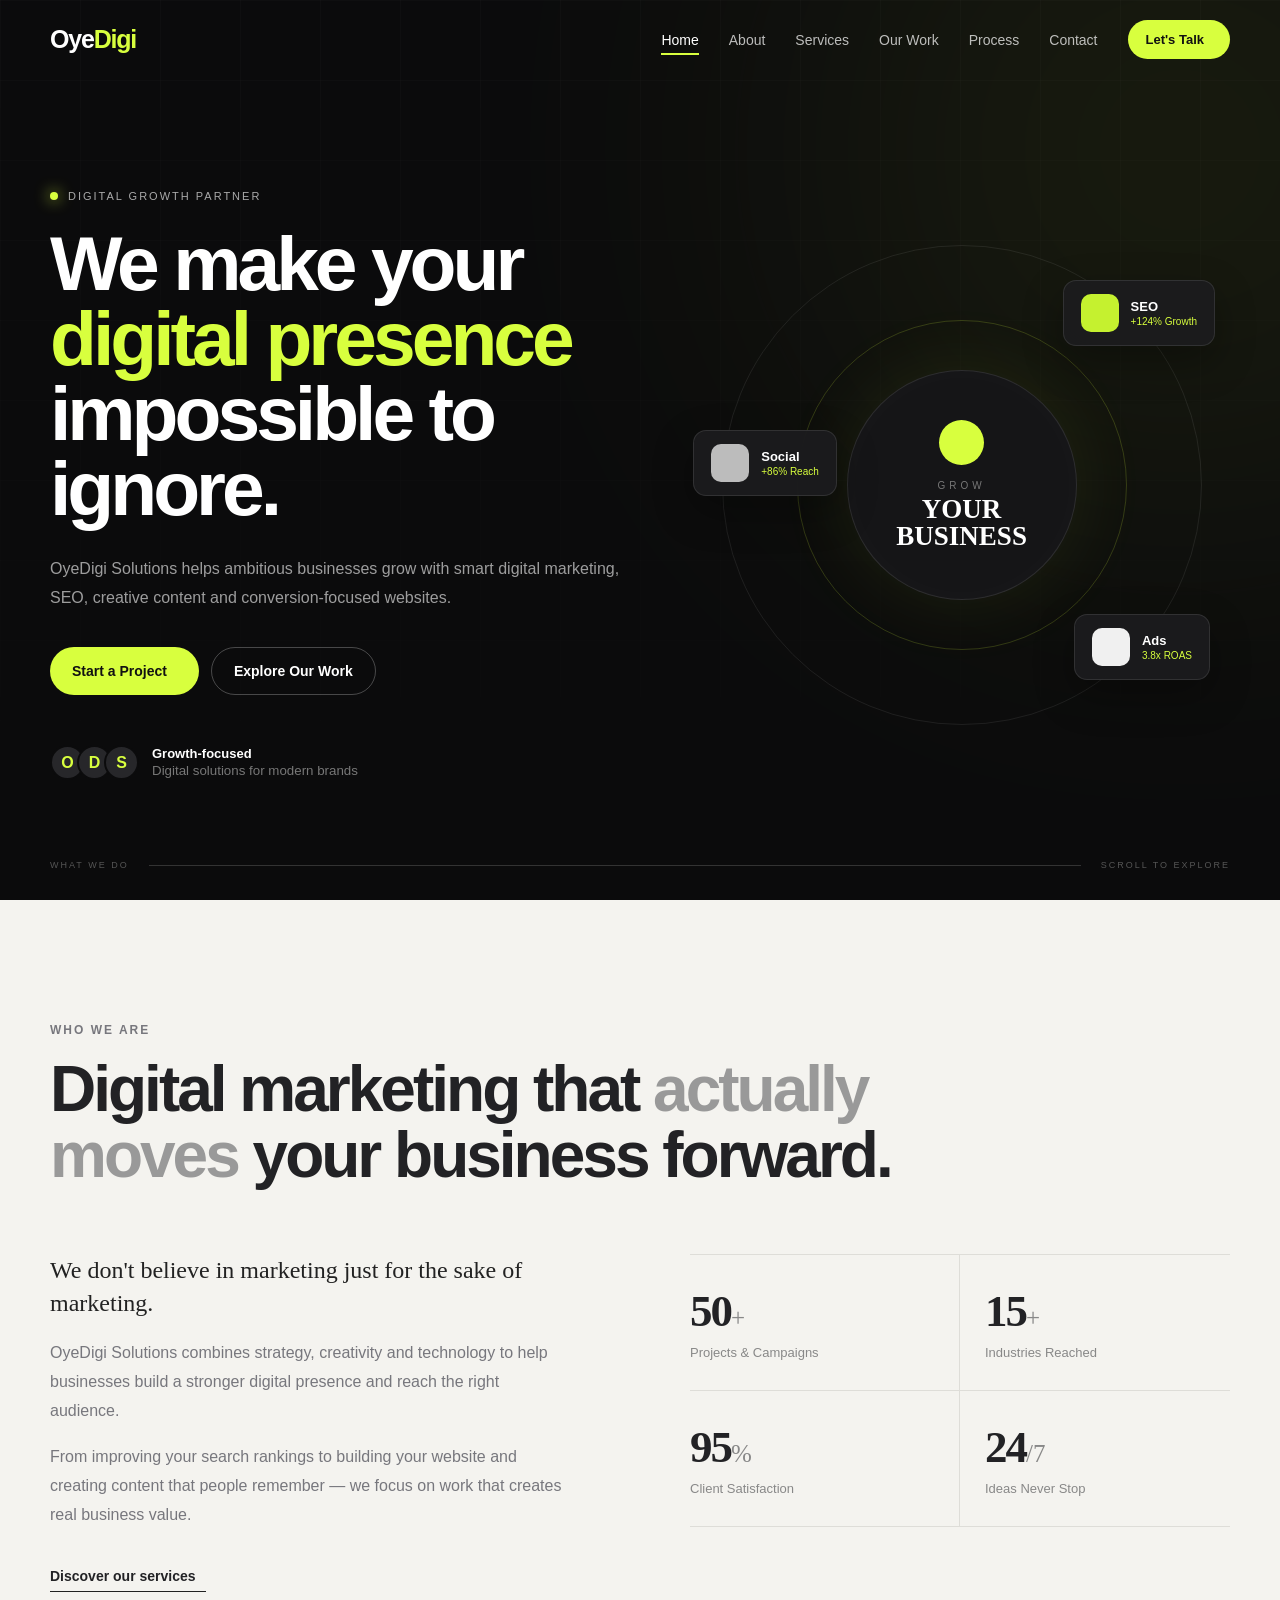
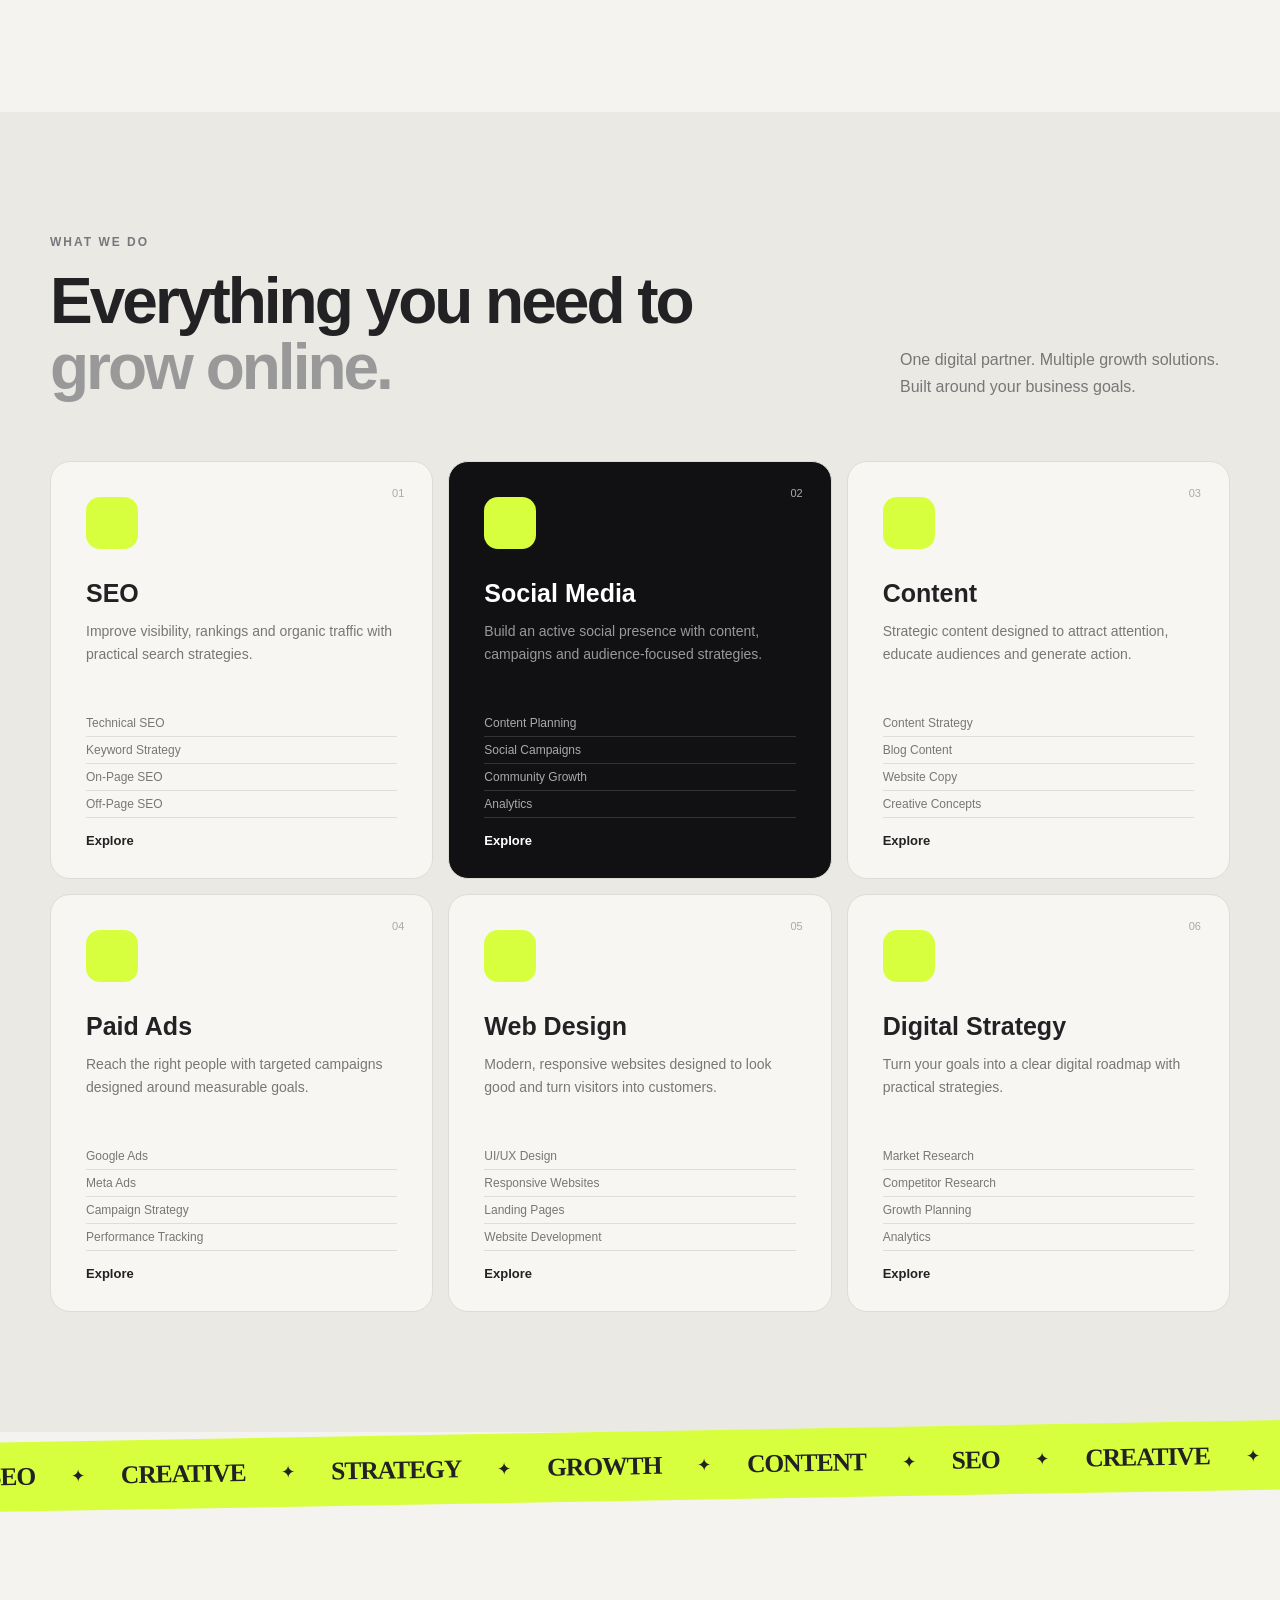
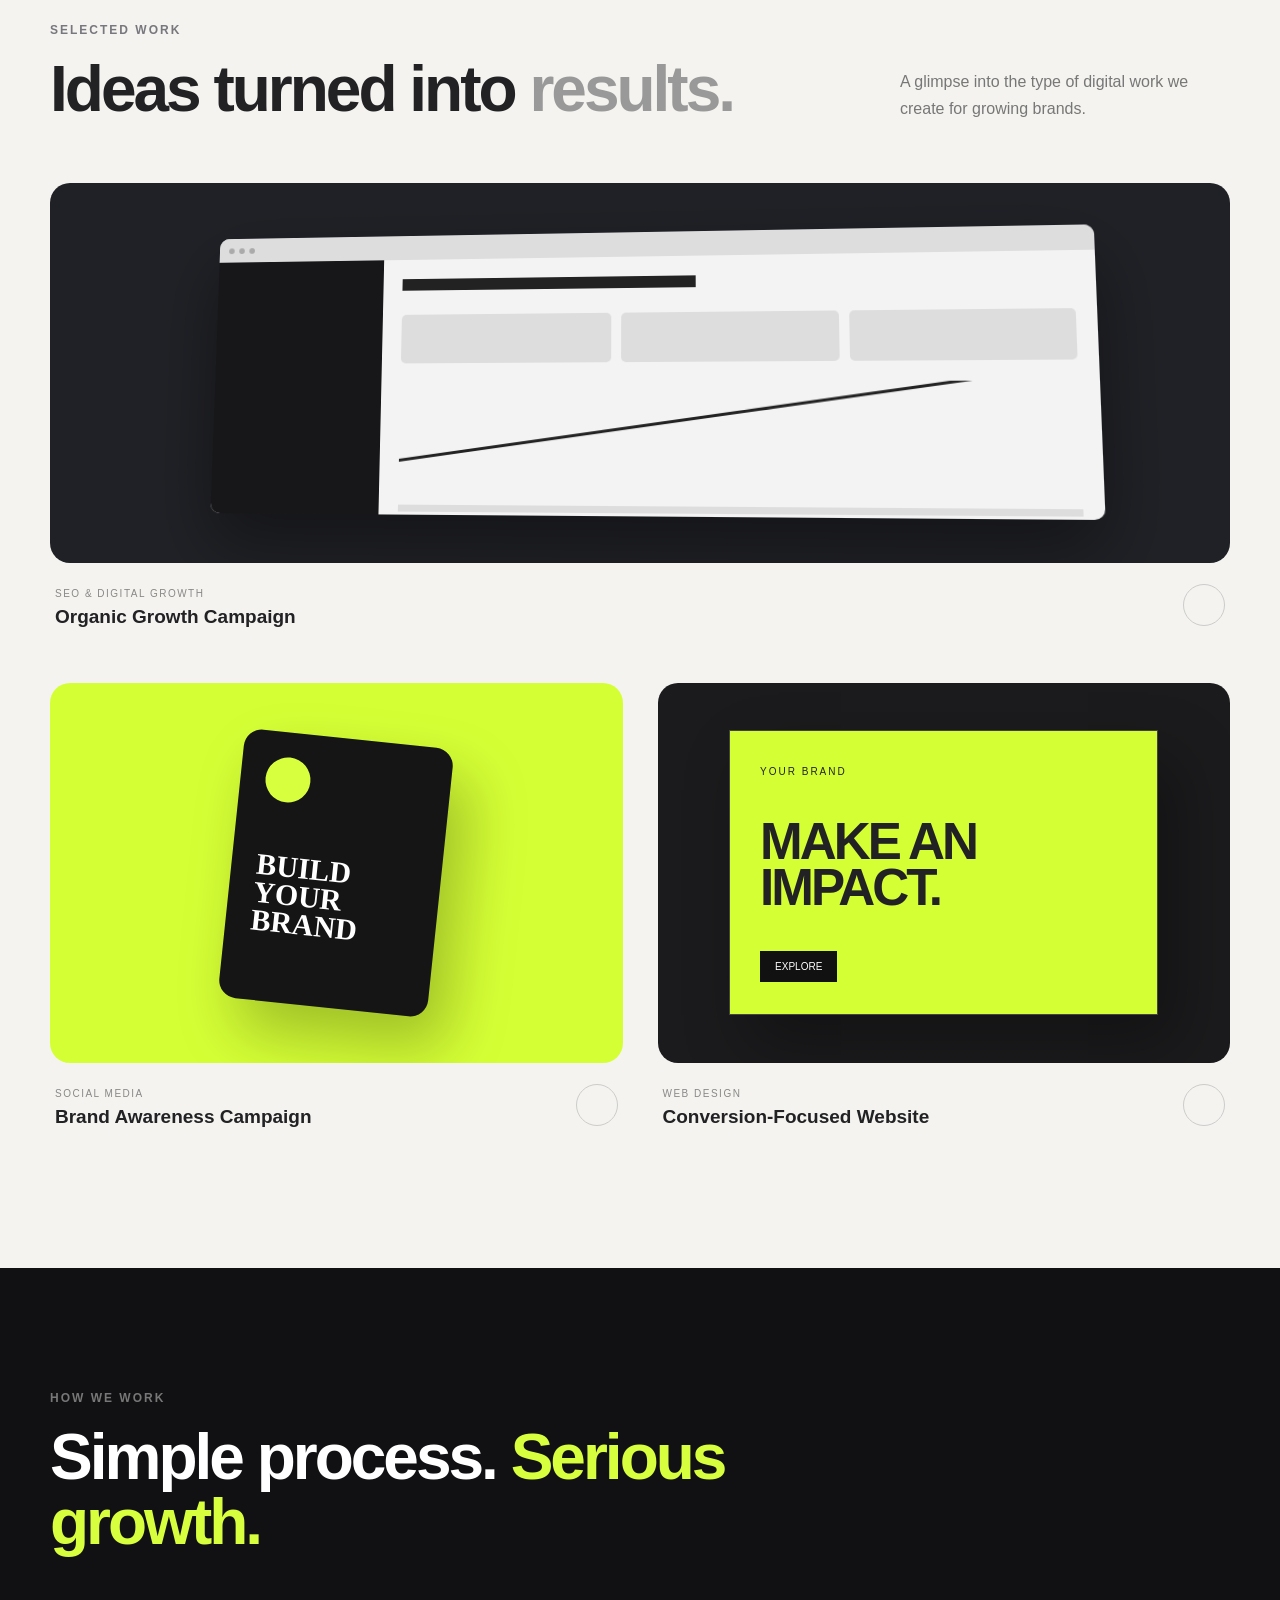
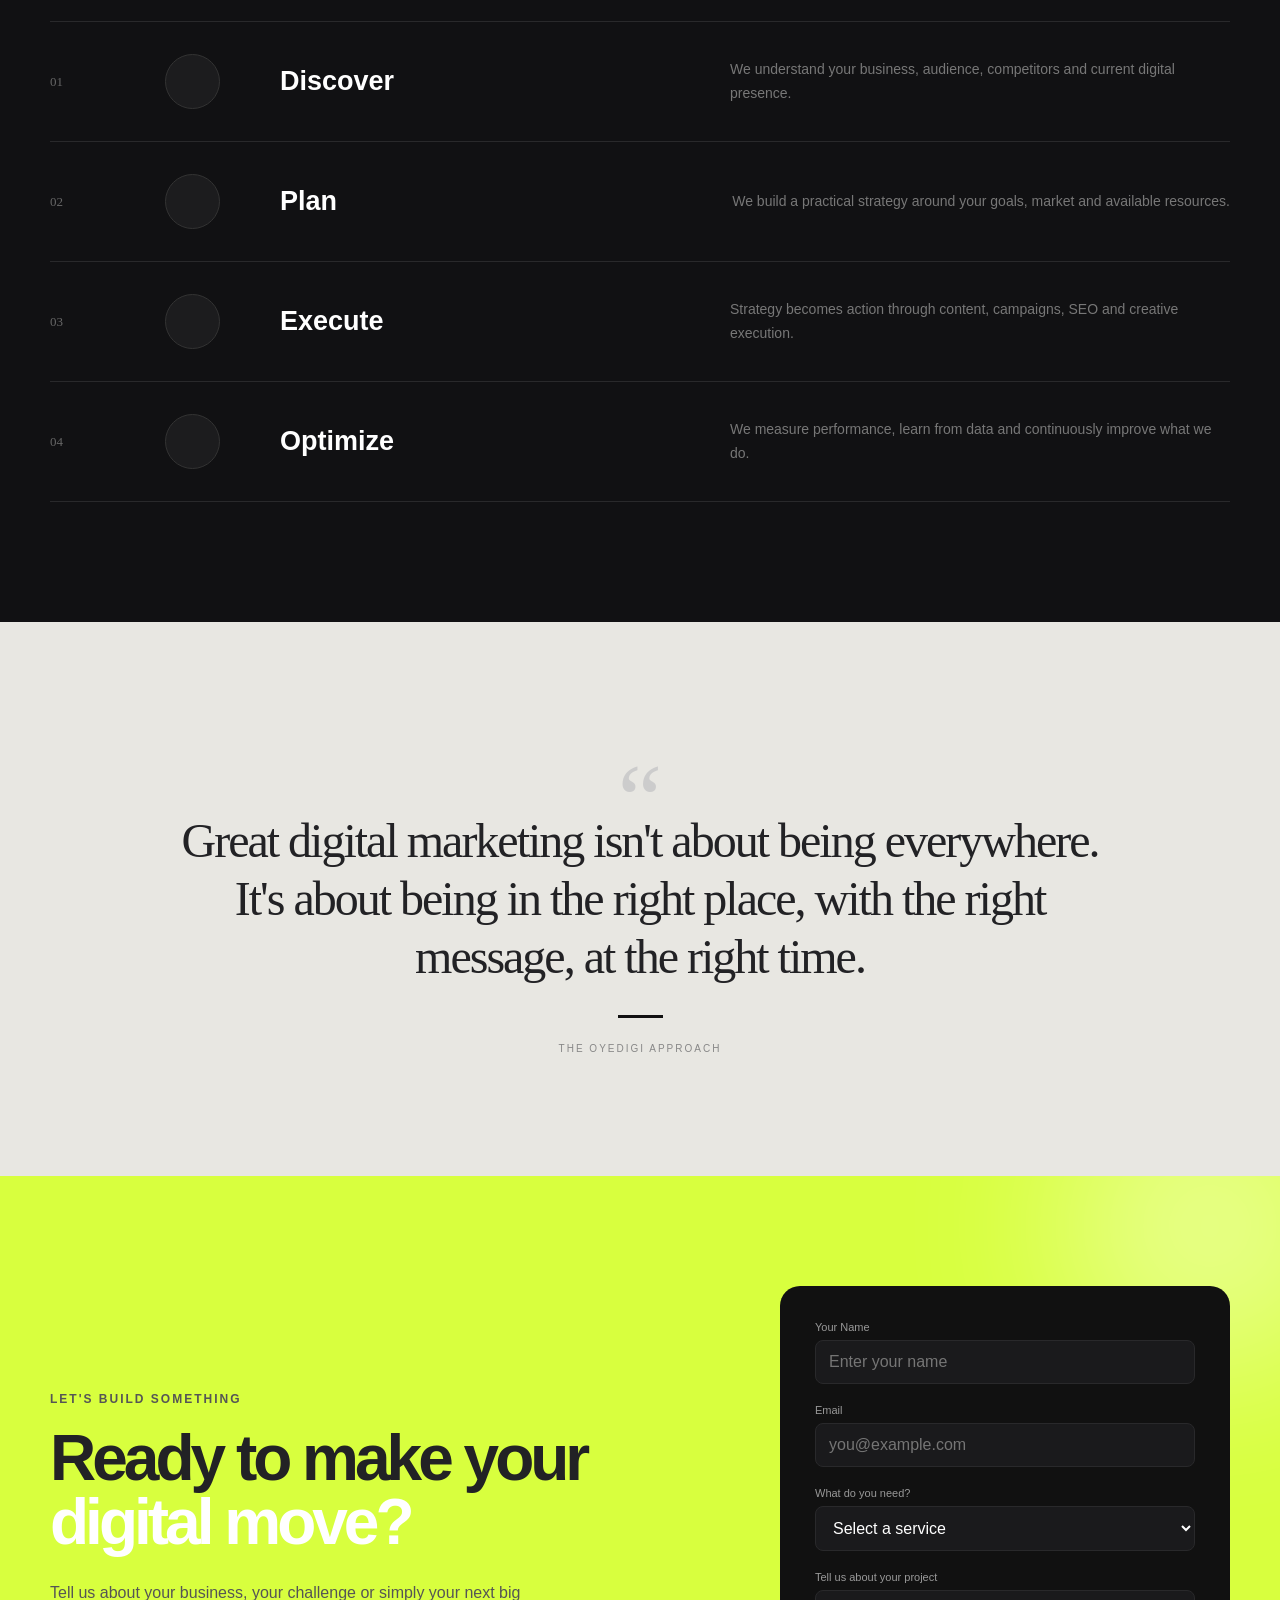
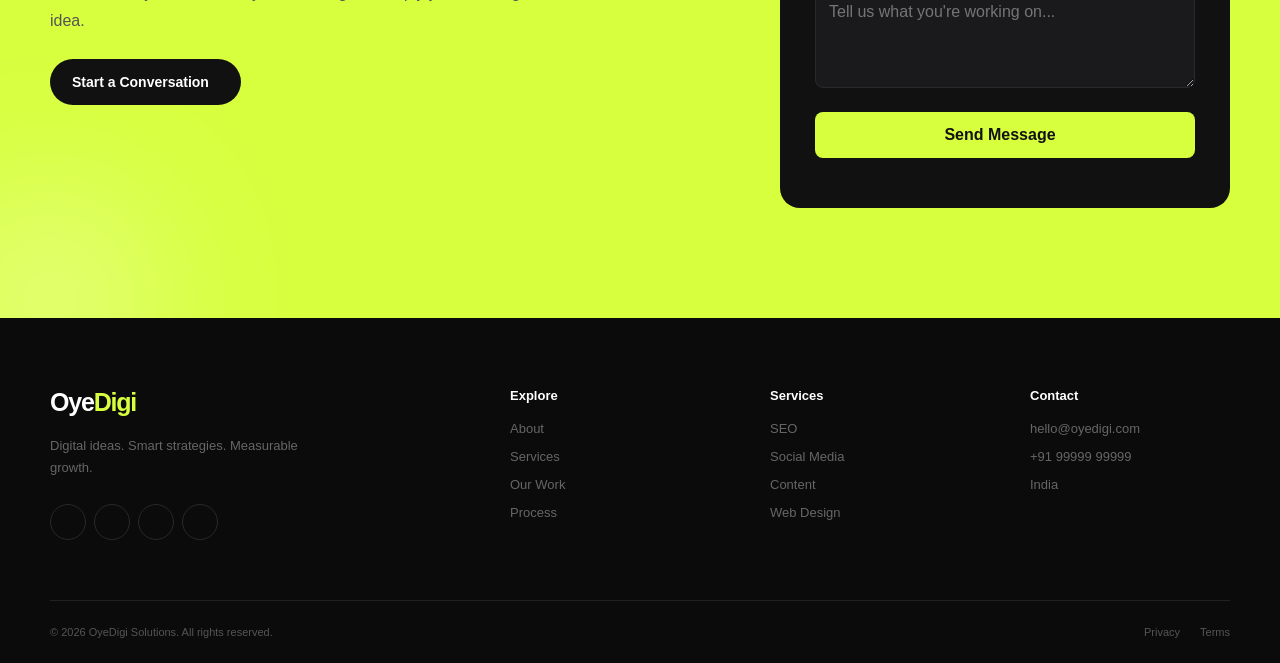
<file: index.html>
<!DOCTYPE html>
<html lang="en">
<head>
    <meta charset="UTF-8">
    <meta name="viewport" content="width=device-width, initial-scale=1.0">
    <title>Document</title>
    <link rel="stylesheet" href="style.css">
</head>
<body>

    <!-- ================= HEADER ================= -->

    <header class="header" id="header">

        <div class="container nav-container">

            <a href="#home" class="logo">
                Oye<span>Digi</span>
            </a>

            <nav class="navbar" id="navbar">

                <a href="#home" class="nav-link active">Home</a>
                <a href="#about" class="nav-link">About</a>
                <a href="#services" class="nav-link">Services</a>
                <a href="#work" class="nav-link">Our Work</a>
                <a href="#process" class="nav-link">Process</a>
                <a href="#contact" class="nav-link">Contact</a>

                <a href="#contact" class="nav-cta">
                    Let's Talk
                    <i class="fa-solid fa-arrow-right"></i>
                </a>

            </nav>

            <button class="menu-btn" id="menuBtn" aria-label="Open Menu">
                <i class="fa-solid fa-bars"></i>
            </button>

        </div>

    </header>


    <!-- ================= HERO ================= -->

    <main>

        <section class="hero" id="home">

            <div class="hero-grid"></div>

            <div class="container hero-container">

                <div class="hero-content reveal">

                    <div class="hero-tag">
                        <span></span>
                        Digital Growth Partner
                    </div>

                    <h1>
                        We make your
                        <span>digital presence</span>
                        impossible to ignore.
                    </h1>

                    <p>
                        OyeDigi Solutions helps ambitious businesses grow with
                        smart digital marketing, SEO, creative content and
                        conversion-focused websites.
                    </p>

                    <div class="hero-buttons">

                        <a href="#contact" class="btn btn-primary">
                            Start a Project
                            <i class="fa-solid fa-arrow-up-right-from-square"></i>
                        </a>

                        <a href="#work" class="btn btn-outline">
                            Explore Our Work
                        </a>

                    </div>

                    <div class="hero-trust">

                        <div class="trust-avatars">
                            <div>O</div>
                            <div>D</div>
                            <div>S</div>
                        </div>

                        <div>
                            <strong>Growth-focused</strong>
                            <small>Digital solutions for modern brands</small>
                        </div>

                    </div>

                </div>


                <!-- Hero Visual -->

                <div class="hero-visual reveal">

                    <div class="visual-orbit orbit-one"></div>
                    <div class="visual-orbit orbit-two"></div>

                    <div class="visual-center">

                        <div class="center-icon">
                            <i class="fa-solid fa-arrow-trend-up"></i>
                        </div>

                        <span>GROW</span>
                        <strong>YOUR<br>BUSINESS</strong>

                    </div>

                    <div class="floating-card card-one">

                        <div class="card-icon seo-icon">
                            <i class="fa-solid fa-magnifying-glass-chart"></i>
                        </div>

                        <div>
                            <strong>SEO</strong>
                            <small>+124% Growth</small>
                        </div>

                    </div>


                    <div class="floating-card card-two">

                        <div class="card-icon social-icon">
                            <i class="fa-solid fa-hashtag"></i>
                        </div>

                        <div>
                            <strong>Social</strong>
                            <small>+86% Reach</small>
                        </div>

                    </div>


                    <div class="floating-card card-three">

                        <div class="card-icon ads-icon">
                            <i class="fa-solid fa-bullseye"></i>
                        </div>

                        <div>
                            <strong>Ads</strong>
                            <small>3.8x ROAS</small>
                        </div>

                    </div>

                </div>

            </div>


            <div class="hero-bottom">

                <div class="container hero-bottom-inner">

                    <span>WHAT WE DO</span>

                    <div class="scroll-line"></div>

                    <span>SCROLL TO EXPLORE</span>

                </div>

            </div>

        </section>


        <!-- ================= ABOUT ================= -->

        <section class="section about" id="about">

            <div class="container">

                <div class="section-heading reveal">

                    <span class="eyebrow">WHO WE ARE</span>

                    <h2>
                        Digital marketing that
                        <span>actually moves</span>
                        your business forward.
                    </h2>

                </div>


                <div class="about-grid">

                    <div class="about-text reveal">

                        <p class="large-text">
                            We don't believe in marketing just for the sake
                            of marketing.
                        </p>

                        <p>
                            OyeDigi Solutions combines strategy, creativity
                            and technology to help businesses build a stronger
                            digital presence and reach the right audience.
                        </p>

                        <p>
                            From improving your search rankings to building
                            your website and creating content that people
                            remember — we focus on work that creates real
                            business value.
                        </p>

                        <a href="#services" class="text-link">
                            Discover our services
                            <i class="fa-solid fa-arrow-right"></i>
                        </a>

                    </div>


                    <div class="about-stats reveal">

                        <div class="stat-box">
                            <strong class="counter" data-target="50">0</strong><span>+</span>
                            <p>Projects & Campaigns</p>
                        </div>

                        <div class="stat-box">
                            <strong class="counter" data-target="15">0</strong><span>+</span>
                            <p>Industries Reached</p>
                        </div>

                        <div class="stat-box">
                            <strong class="counter" data-target="95">0</strong><span>%</span>
                            <p>Client Satisfaction</p>
                        </div>

                        <div class="stat-box">
                            <strong class="counter" data-target="24">0</strong><span>/7</span>
                            <p>Ideas Never Stop</p>
                        </div>

                    </div>

                </div>

            </div>

        </section>


        <!-- ================= SERVICES ================= -->

        <section class="section services" id="services">

            <div class="container">

                <div class="section-top reveal">

                    <div>
                        <span class="eyebrow">WHAT WE DO</span>

                        <h2>
                            Everything you need to
                            <span>grow online.</span>
                        </h2>
                    </div>

                    <p>
                        One digital partner. Multiple growth solutions.
                        Built around your business goals.
                    </p>

                </div>


                <div class="services-grid">

                    <article class="service-card reveal">

                        <div class="service-number">01</div>

                        <div class="service-icon">
                            <i class="fa-solid fa-chart-line"></i>
                        </div>

                        <h3>SEO</h3>

                        <p>
                            Improve visibility, rankings and organic traffic
                            with practical search strategies.
                        </p>

                        <ul>
                            <li>Technical SEO</li>
                            <li>Keyword Strategy</li>
                            <li>On-Page SEO</li>
                            <li>Off-Page SEO</li>
                        </ul>

                        <a href="#contact">
                            Explore
                            <i class="fa-solid fa-arrow-right"></i>
                        </a>

                    </article>


                    <article class="service-card featured reveal">

                        <div class="service-number">02</div>

                        <div class="service-icon">
                            <i class="fa-solid fa-hashtag"></i>
                        </div>

                        <h3>Social Media</h3>

                        <p>
                            Build an active social presence with content,
                            campaigns and audience-focused strategies.
                        </p>

                        <ul>
                            <li>Content Planning</li>
                            <li>Social Campaigns</li>
                            <li>Community Growth</li>
                            <li>Analytics</li>
                        </ul>

                        <a href="#contact">
                            Explore
                            <i class="fa-solid fa-arrow-right"></i>
                        </a>

                    </article>


                    <article class="service-card reveal">

                        <div class="service-number">03</div>

                        <div class="service-icon">
                            <i class="fa-solid fa-pen-nib"></i>
                        </div>

                        <h3>Content</h3>

                        <p>
                            Strategic content designed to attract attention,
                            educate audiences and generate action.
                        </p>

                        <ul>
                            <li>Content Strategy</li>
                            <li>Blog Content</li>
                            <li>Website Copy</li>
                            <li>Creative Concepts</li>
                        </ul>

                        <a href="#contact">
                            Explore
                            <i class="fa-solid fa-arrow-right"></i>
                        </a>

                    </article>


                    <article class="service-card reveal">

                        <div class="service-number">04</div>

                        <div class="service-icon">
                            <i class="fa-solid fa-bullseye"></i>
                        </div>

                        <h3>Paid Ads</h3>

                        <p>
                            Reach the right people with targeted campaigns
                            designed around measurable goals.
                        </p>

                        <ul>
                            <li>Google Ads</li>
                            <li>Meta Ads</li>
                            <li>Campaign Strategy</li>
                            <li>Performance Tracking</li>
                        </ul>

                        <a href="#contact">
                            Explore
                            <i class="fa-solid fa-arrow-right"></i>
                        </a>

                    </article>


                    <article class="service-card reveal">

                        <div class="service-number">05</div>

                        <div class="service-icon">
                            <i class="fa-solid fa-code"></i>
                        </div>

                        <h3>Web Design</h3>

                        <p>
                            Modern, responsive websites designed to look good
                            and turn visitors into customers.
                        </p>

                        <ul>
                            <li>UI/UX Design</li>
                            <li>Responsive Websites</li>
                            <li>Landing Pages</li>
                            <li>Website Development</li>
                        </ul>

                        <a href="#contact">
                            Explore
                            <i class="fa-solid fa-arrow-right"></i>
                        </a>

                    </article>


                    <article class="service-card reveal">

                        <div class="service-number">06</div>

                        <div class="service-icon">
                            <i class="fa-solid fa-lightbulb"></i>
                        </div>

                        <h3>Digital Strategy</h3>

                        <p>
                            Turn your goals into a clear digital roadmap
                            with practical strategies.
                        </p>

                        <ul>
                            <li>Market Research</li>
                            <li>Competitor Research</li>
                            <li>Growth Planning</li>
                            <li>Analytics</li>
                        </ul>

                        <a href="#contact">
                            Explore
                            <i class="fa-solid fa-arrow-right"></i>
                        </a>

                    </article>

                </div>

            </div>

        </section>


        <!-- ================= MARQUEE ================= -->

        <section class="marquee-section">

            <div class="marquee">

                <span>SEO</span>
                <i>✦</i>
                <span>CREATIVE</span>
                <i>✦</i>
                <span>STRATEGY</span>
                <i>✦</i>
                <span>GROWTH</span>
                <i>✦</i>
                <span>CONTENT</span>
                <i>✦</i>
                <span>SEO</span>
                <i>✦</i>
                <span>CREATIVE</span>
                <i>✦</i>
                <span>STRATEGY</span>
                <i>✦</i>
                <span>GROWTH</span>
                <i>✦</i>

            </div>

        </section>


        <!-- ================= WORK ================= -->

        <section class="section work" id="work">

            <div class="container">

                <div class="section-top reveal">

                    <div>
                        <span class="eyebrow">SELECTED WORK</span>

                        <h2>
                            Ideas turned into
                            <span>results.</span>
                        </h2>
                    </div>

                    <p>
                        A glimpse into the type of digital work
                        we create for growing brands.
                    </p>

                </div>


                <div class="work-grid">

                    <article class="project project-large reveal">

                        <div class="project-visual project-one">

                            <div class="mock-browser">

                                <div class="browser-bar">
                                    <span></span>
                                    <span></span>
                                    <span></span>
                                </div>

                                <div class="analytics-layout">

                                    <div class="analytics-sidebar"></div>

                                    <div class="analytics-content">

                                        <div class="analytics-heading"></div>

                                        <div class="analytics-cards">
                                            <span></span>
                                            <span></span>
                                            <span></span>
                                        </div>

                                        <div class="analytics-chart">
                                            <div></div>
                                        </div>

                                    </div>

                                </div>

                            </div>

                        </div>

                        <div class="project-info">

                            <div>
                                <span>SEO & DIGITAL GROWTH</span>
                                <h3>Organic Growth Campaign</h3>
                            </div>

                            <i class="fa-solid fa-arrow-up-right-from-square"></i>

                        </div>

                    </article>


                    <article class="project reveal">

                        <div class="project-visual project-two">

                            <div class="social-mock">

                                <div class="social-circle">
                                    <i class="fa-solid fa-bolt"></i>
                                </div>

                                <strong>BUILD<br>YOUR<br>BRAND</strong>

                            </div>

                        </div>

                        <div class="project-info">

                            <div>
                                <span>SOCIAL MEDIA</span>
                                <h3>Brand Awareness Campaign</h3>
                            </div>

                            <i class="fa-solid fa-arrow-up-right-from-square"></i>

                        </div>

                    </article>


                    <article class="project reveal">

                        <div class="project-visual project-three">

                            <div class="web-mock">

                                <span>YOUR BRAND</span>

                                <h4>
                                    MAKE AN<br>
                                    IMPACT.
                                </h4>

                                <button>EXPLORE</button>

                            </div>

                        </div>

                        <div class="project-info">

                            <div>
                                <span>WEB DESIGN</span>
                                <h3>Conversion-Focused Website</h3>
                            </div>

                            <i class="fa-solid fa-arrow-up-right-from-square"></i>

                        </div>

                    </article>

                </div>

            </div>

        </section>


        <!-- ================= PROCESS ================= -->

        <section class="section process" id="process">

            <div class="container">

                <div class="process-heading reveal">

                    <span class="eyebrow">HOW WE WORK</span>

                    <h2>
                        Simple process.
                        <span>Serious growth.</span>
                    </h2>

                </div>


                <div class="process-list">

                    <div class="process-item reveal">

                        <span class="process-num">01</span>

                        <div class="process-icon">
                            <i class="fa-solid fa-magnifying-glass"></i>
                        </div>

                        <div class="process-content">

                            <h3>Discover</h3>

                            <p>
                                We understand your business, audience,
                                competitors and current digital presence.
                            </p>

                        </div>

                    </div>


                    <div class="process-item reveal">

                        <span class="process-num">02</span>

                        <div class="process-icon">
                            <i class="fa-solid fa-compass"></i>
                        </div>

                        <div class="process-content">

                            <h3>Plan</h3>

                            <p>
                                We build a practical strategy around your
                                goals, market and available resources.
                            </p>

                        </div>

                    </div>


                    <div class="process-item reveal">

                        <span class="process-num">03</span>

                        <div class="process-icon">
                            <i class="fa-solid fa-rocket"></i>
                        </div>

                        <div class="process-content">

                            <h3>Execute</h3>

                            <p>
                                Strategy becomes action through content,
                                campaigns, SEO and creative execution.
                            </p>

                        </div>

                    </div>


                    <div class="process-item reveal">

                        <span class="process-num">04</span>

                        <div class="process-icon">
                            <i class="fa-solid fa-chart-column"></i>
                        </div>

                        <div class="process-content">

                            <h3>Optimize</h3>

                            <p>
                                We measure performance, learn from data and
                                continuously improve what we do.
                            </p>

                        </div>

                    </div>

                </div>

            </div>

        </section>


        <!-- ================= TESTIMONIAL ================= -->

        <section class="section testimonial">

            <div class="container">

                <div class="testimonial-box reveal">

                    <div class="quote-mark">“</div>

                    <blockquote>
                        Great digital marketing isn't about being
                        everywhere. It's about being in the right place,
                        with the right message, at the right time.
                    </blockquote>

                    <div class="quote-line"></div>

                    <span>THE OYEDIGI APPROACH</span>

                </div>

            </div>

        </section>


        <!-- ================= CTA ================= -->

        <section class="cta-section" id="contact">

            <div class="cta-glow glow-one"></div>
            <div class="cta-glow glow-two"></div>

            <div class="container cta-container">

                <div class="cta-content reveal">

                    <span class="eyebrow">LET'S BUILD SOMETHING</span>

                    <h2>
                        Ready to make your
                        <span>digital move?</span>
                    </h2>

                    <p>
                        Tell us about your business, your challenge or
                        simply your next big idea.
                    </p>

                    <a href="mailto:hello@oyedigi.com" class="btn btn-light">
                        Start a Conversation
                        <i class="fa-solid fa-arrow-right"></i>
                    </a>

                </div>


                <div class="contact-card reveal">

                    <form id="contactForm">

                        <div class="form-group">

                            <label for="name">Your Name</label>

                            <input
                                type="text"
                                id="name"
                                placeholder="Enter your name"
                                required
                            >

                        </div>


                        <div class="form-group">

                            <label for="email">Email</label>

                            <input
                                type="email"
                                id="email"
                                placeholder="you@example.com"
                                required
                            >

                        </div>


                        <div class="form-group">

                            <label for="service">What do you need?</label>

                            <select id="service">

                                <option value="">
                                    Select a service
                                </option>

                                <option>SEO</option>
                                <option>Social Media Marketing</option>
                                <option>Content Strategy</option>
                                <option>Paid Advertising</option>
                                <option>Website Design</option>
                                <option>Digital Strategy</option>

                            </select>

                        </div>


                        <div class="form-group">

                            <label for="message">Tell us about your project</label>

                            <textarea
                                id="message"
                                rows="4"
                                placeholder="Tell us what you're working on..."
                            ></textarea>

                        </div>


                        <button type="submit" class="form-submit">

                            Send Message

                            <i class="fa-solid fa-arrow-right"></i>

                        </button>

                        <p class="form-status" id="formStatus"></p>

                    </form>

                </div>

            </div>

        </section>

    </main>


    <!-- ================= FOOTER ================= -->

    <footer class="footer">

        <div class="container">

            <div class="footer-top">

                <div class="footer-brand">

                    <a href="#home" class="logo">
                        Oye<span>Digi</span>
                    </a>

                    <p>
                        Digital ideas. Smart strategies.
                        Measurable growth.
                    </p>

                    <div class="social-links">

                        <a href="#" aria-label="Instagram">
                            <i class="fa-brands fa-instagram"></i>
                        </a>

                        <a href="#" aria-label="LinkedIn">
                            <i class="fa-brands fa-linkedin-in"></i>
                        </a>

                        <a href="#" aria-label="Facebook">
                            <i class="fa-brands fa-facebook-f"></i>
                        </a>

                        <a href="#" aria-label="X">
                            <i class="fa-brands fa-x-twitter"></i>
                        </a>

                    </div>

                </div>


                <div class="footer-column">

                    <h4>Explore</h4>

                    <a href="#about">About</a>
                    <a href="#services">Services</a>
                    <a href="#work">Our Work</a>
                    <a href="#process">Process</a>

                </div>


                <div class="footer-column">

                    <h4>Services</h4>

                    <a href="#services">SEO</a>
                    <a href="#services">Social Media</a>
                    <a href="#services">Content</a>
                    <a href="#services">Web Design</a>

                </div>


                <div class="footer-column">

                    <h4>Contact</h4>

                    <a href="mailto:hello@oyedigi.com">
                        hello@oyedigi.com
                    </a>

                    <a href="tel:+919999999999">
                        +91 99999 99999
                    </a>

                    <span>India</span>

                </div>

            </div>


            <div class="footer-bottom">

                <span>
                    © 2026 OyeDigi Solutions. All rights reserved.
                </span>

                <div>
                    <a href="#">Privacy</a>
                    <a href="#">Terms</a>
                </div>

            </div>

        </div>

    </footer>


    <button class="back-top" id="backTop" aria-label="Back to top">
        <i class="fa-solid fa-arrow-up"></i>
    </button>
    <script src="script.js"></script>
</body>
</html>
</file>
<file: style.css>
:root {
    --black: #0b0b0c;
    --dark: #111113;
    --dark-2: #171719;
    --white: #ffffff;
    --off-white: #f4f3ef;
    --text: #222225;
    --muted: #77777d;
    --line: #deddd8;
    --accent: #d8ff3e;
    --accent-dark: #b7dd19;
    --radius: 20px;
    --container: 1180px;
}


/* ================= RESET ================= */

* {
    margin: 0;
    padding: 0;
    box-sizing: border-box;
}

html {
    scroll-behavior: smooth;
}

body {
    font-family: "DM Sans", sans-serif;
    color: var(--text);
    background: var(--off-white);
    overflow-x: hidden;
}

body.menu-open {
    overflow: hidden;
}

a {
    text-decoration: none;
    color: inherit;
}

button,
input,
textarea,
select {
    font: inherit;
}

button {
    border: none;
}

img {
    max-width: 100%;
    display: block;
}


/* ================= UTILITIES ================= */

.container {
    width: min(var(--container), calc(100% - 40px));
    margin: auto;
}

.section {
    padding: 120px 0;
}

.eyebrow {
    display: inline-block;
    font-size: 12px;
    font-weight: 700;
    letter-spacing: 2px;
    color: #77777d;
    margin-bottom: 20px;
}

h1,
h2,
h3,
h4,
.logo {
    font-family: "Space Grotesk", sans-serif;
}

.reveal {
    opacity: 0;
    transform: translateY(35px);
    transition:
        opacity .8s ease,
        transform .8s ease;
}

.reveal.visible {
    opacity: 1;
    transform: translateY(0);
}


/* ================= HEADER ================= */

.header {
    position: fixed;
    top: 0;
    left: 0;
    width: 100%;
    z-index: 1000;
    padding: 20px 0;
    transition: .3s ease;
}

.header.scrolled {
    background: rgba(11, 11, 12, .94);
    backdrop-filter: blur(15px);
    padding: 13px 0;
    box-shadow: 0 5px 30px rgba(0, 0, 0, .12);
}

.nav-container {
    display: flex;
    align-items: center;
    justify-content: space-between;
}

.logo {
    font-size: 25px;
    font-weight: 700;
    color: white;
    letter-spacing: -1.2px;
}

.logo span {
    color: var(--accent);
}

.navbar {
    display: flex;
    align-items: center;
    gap: 30px;
}

.nav-link {
    position: relative;
    color: rgba(255, 255, 255, .72);
    font-size: 14px;
    font-weight: 500;
    transition: .3s ease;
}

.nav-link:hover,
.nav-link.active {
    color: white;
}

.nav-link::after {
    content: "";
    position: absolute;
    left: 0;
    bottom: -7px;
    width: 0;
    height: 2px;
    background: var(--accent);
    transition: .3s ease;
}

.nav-link:hover::after,
.nav-link.active::after {
    width: 100%;
}

.nav-cta {
    background: var(--accent);
    color: #111;
    padding: 12px 18px;
    border-radius: 50px;
    font-weight: 700;
    font-size: 13px;
    display: flex;
    align-items: center;
    gap: 8px;
    transition: .3s ease;
}

.nav-cta:hover {
    background: white;
    transform: translateY(-2px);
}

.menu-btn {
    display: none;
    background: transparent;
    color: white;
    font-size: 24px;
    cursor: pointer;
}


/* ================= HERO ================= */

.hero {
    min-height: 100vh;
    position: relative;
    overflow: hidden;
    background: var(--black);
    color: white;
    display: flex;
    align-items: center;
    padding: 140px 0 70px;
}

.hero-grid {
    position: absolute;
    inset: 0;
    opacity: .12;
    background-image:
        linear-gradient(rgba(255,255,255,.15) 1px, transparent 1px),
        linear-gradient(90deg, rgba(255,255,255,.15) 1px, transparent 1px);
    background-size: 80px 80px;
    mask-image: linear-gradient(to bottom, black, transparent);
}

.hero::before {
    content: "";
    position: absolute;
    width: 700px;
    height: 700px;
    right: -250px;
    top: -200px;
    background: var(--accent);
    filter: blur(180px);
    opacity: .08;
    border-radius: 50%;
}

.hero-container {
    display: grid;
    grid-template-columns: 1.05fr .95fr;
    align-items: center;
    gap: 50px;
    position: relative;
    z-index: 2;
}

.hero-tag {
    display: flex;
    align-items: center;
    gap: 10px;
    color: rgba(255,255,255,.65);
    text-transform: uppercase;
    font-size: 11px;
    letter-spacing: 2px;
    margin-bottom: 24px;
}

.hero-tag span {
    width: 8px;
    height: 8px;
    background: var(--accent);
    border-radius: 50%;
    box-shadow: 0 0 15px var(--accent);
}

.hero h1 {
    font-size: clamp(48px, 6vw, 82px);
    line-height: .98;
    letter-spacing: -4px;
    max-width: 760px;
    margin-bottom: 28px;
}

.hero h1 span {
    color: var(--accent);
}

.hero-content > p {
    color: rgba(255,255,255,.6);
    max-width: 590px;
    line-height: 1.8;
    font-size: 16px;
}

.hero-buttons {
    display: flex;
    gap: 12px;
    margin-top: 35px;
    flex-wrap: wrap;
}

.btn {
    display: inline-flex;
    align-items: center;
    justify-content: center;
    gap: 10px;
    border-radius: 50px;
    padding: 15px 22px;
    font-size: 14px;
    font-weight: 700;
    transition: .3s ease;
}

.btn-primary {
    background: var(--accent);
    color: #111;
}

.btn-primary:hover {
    background: white;
    transform: translateY(-3px);
}

.btn-outline {
    color: white;
    border: 1px solid rgba(255,255,255,.25);
}

.btn-outline:hover {
    background: white;
    color: #111;
}

.hero-trust {
    display: flex;
    align-items: center;
    gap: 13px;
    margin-top: 50px;
}

.trust-avatars {
    display: flex;
}

.trust-avatars div {
    width: 35px;
    height: 35px;
    border-radius: 50%;
    border: 2px solid var(--black);
    background: #27272a;
    color: var(--accent);
    display: grid;
    place-items: center;
    font-weight: 700;
    margin-left: -8px;
}

.trust-avatars div:first-child {
    margin-left: 0;
}

.hero-trust strong {
    display: block;
    font-size: 13px;
}

.hero-trust small {
    color: #777;
}


/* ================= HERO VISUAL ================= */

.hero-visual {
    height: 550px;
    position: relative;
    display: grid;
    place-items: center;
}

.visual-orbit {
    position: absolute;
    border: 1px solid rgba(255,255,255,.08);
    border-radius: 50%;
}

.orbit-one {
    width: 480px;
    height: 480px;
    animation: rotate 20s linear infinite;
}

.orbit-two {
    width: 330px;
    height: 330px;
    border-color: rgba(216,255,62,.18);
    animation: rotateReverse 15s linear infinite;
}

@keyframes rotate {
    to {
        transform: rotate(360deg);
    }
}

@keyframes rotateReverse {
    to {
        transform: rotate(-360deg);
    }
}

.visual-center {
    width: 230px;
    height: 230px;
    border-radius: 50%;
    background: #151517;
    border: 1px solid rgba(255,255,255,.1);
    display: flex;
    align-items: center;
    justify-content: center;
    flex-direction: column;
    box-shadow:
        0 0 80px rgba(216,255,62,.08),
        inset 0 0 40px rgba(255,255,255,.02);
    z-index: 2;
}

.center-icon {
    width: 45px;
    height: 45px;
    border-radius: 50%;
    background: var(--accent);
    color: #111;
    display: grid;
    place-items: center;
    margin-bottom: 15px;
}

.visual-center span {
    font-size: 10px;
    letter-spacing: 4px;
    color: #777;
}

.visual-center strong {
    font-family: "Space Grotesk";
    font-size: 27px;
    line-height: 1;
    text-align: center;
    margin-top: 5px;
}

.floating-card {
    position: absolute;
    display: flex;
    align-items: center;
    gap: 12px;
    padding: 13px 17px;
    background: rgba(28,28,30,.9);
    backdrop-filter: blur(15px);
    border: 1px solid rgba(255,255,255,.1);
    border-radius: 13px;
    z-index: 3;
    box-shadow: 0 15px 40px rgba(0,0,0,.3);
}

.floating-card strong {
    display: block;
    font-size: 13px;
}

.floating-card small {
    display: block;
    color: var(--accent);
    margin-top: 2px;
    font-size: 10px;
}

.card-icon {
    width: 38px;
    height: 38px;
    border-radius: 10px;
    display: grid;
    place-items: center;
    color: #111;
}

.seo-icon {
    background: #c5f12f;
}

.social-icon {
    background: #bcbcbc;
}

.ads-icon {
    background: #f0f0f0;
}

.card-one {
    top: 70px;
    right: 15px;
    animation: float 4s ease-in-out infinite;
}

.card-two {
    left: 0;
    top: 220px;
    animation: float 5s ease-in-out infinite .5s;
}

.card-three {
    right: 20px;
    bottom: 80px;
    animation: float 4.5s ease-in-out infinite 1s;
}

@keyframes float {
    50% {
        transform: translateY(-12px);
    }
}

.hero-bottom {
    position: absolute;
    bottom: 30px;
    width: 100%;
    z-index: 3;
}

.hero-bottom-inner {
    display: flex;
    align-items: center;
    gap: 20px;
    color: #555;
    font-size: 9px;
    letter-spacing: 2px;
}

.scroll-line {
    height: 1px;
    background: #333;
    flex: 1;
}


/* ================= SECTION HEADING ================= */

.section-heading {
    max-width: 850px;
    margin-bottom: 65px;
}

.section-heading h2,
.section-top h2,
.process-heading h2 {
    font-size: clamp(38px, 5vw, 65px);
    line-height: 1.03;
    letter-spacing: -3px;
}

.section-heading h2 span,
.section-top h2 span,
.process-heading h2 span {
    color: #999;
}


/* ================= ABOUT ================= */

.about {
    background: var(--off-white);
}

.about-grid {
    display: grid;
    grid-template-columns: 1fr 1fr;
    gap: 100px;
    align-items: start;
}

.about-text {
    max-width: 520px;
}

.about-text p {
    color: var(--muted);
    line-height: 1.8;
    margin-bottom: 18px;
}

.about-text .large-text {
    color: #222;
    font-family: "Space Grotesk";
    font-size: 24px;
    line-height: 1.4;
}

.text-link {
    display: inline-flex;
    align-items: center;
    gap: 10px;
    margin-top: 20px;
    font-weight: 700;
    font-size: 14px;
    border-bottom: 1px solid #222;
    padding-bottom: 7px;
}

.text-link:hover i {
    transform: translateX(5px);
}

.text-link i {
    transition: .3s;
}

.about-stats {
    display: grid;
    grid-template-columns: 1fr 1fr;
    border-top: 1px solid var(--line);
}

.stat-box {
    padding: 30px 20px 30px 0;
    border-bottom: 1px solid var(--line);
}

.stat-box:nth-child(odd) {
    border-right: 1px solid var(--line);
    padding-right: 25px;
}

.stat-box:nth-child(even) {
    padding-left: 25px;
}

.stat-box strong {
    font-family: "Space Grotesk";
    font-size: 45px;
    letter-spacing: -2px;
}

.stat-box > span {
    font-family: "Space Grotesk";
    font-size: 25px;
    color: #888;
}

.stat-box p {
    color: #888;
    font-size: 13px;
    margin-top: 8px;
}


/* ================= SERVICES ================= */

.services {
    background: #eae9e4;
}

.section-top {
    display: flex;
    justify-content: space-between;
    align-items: end;
    gap: 50px;
    margin-bottom: 60px;
}

.section-top > div {
    max-width: 700px;
}

.section-top > p {
    max-width: 330px;
    color: #777;
    line-height: 1.7;
}

.services-grid {
    display: grid;
    grid-template-columns: repeat(3, 1fr);
    gap: 15px;
}

.service-card {
    position: relative;
    padding: 35px;
    min-height: 400px;
    background: #f7f6f2;
    border: 1px solid #dddcd6;
    border-radius: var(--radius);
    overflow: hidden;
    transition: .4s ease;
}

.service-card:hover {
    transform: translateY(-7px);
    background: #111113;
    color: white;
}

.service-card.featured {
    background: #111113;
    color: white;
}

.service-card.featured:hover {
    transform: translateY(-7px);
}

.service-number {
    position: absolute;
    top: 25px;
    right: 28px;
    color: #aaa;
    font-size: 11px;
}

.service-icon {
    width: 52px;
    height: 52px;
    display: grid;
    place-items: center;
    background: var(--accent);
    color: #111;
    border-radius: 14px;
    margin-bottom: 30px;
    font-size: 20px;
}

.service-card h3 {
    font-size: 25px;
    margin-bottom: 12px;
}

.service-card > p {
    color: #777;
    font-size: 14px;
    line-height: 1.7;
    min-height: 70px;
}

.service-card.featured > p {
    color: #999;
}

.service-card:hover > p {
    color: #aaa;
}

.service-card ul {
    list-style: none;
    margin: 20px 0 25px;
}

.service-card li {
    color: #777;
    font-size: 12px;
    padding: 6px 0;
    border-bottom: 1px solid #ddd;
}

.service-card.featured li {
    border-color: #333;
    color: #aaa;
}

.service-card:hover li {
    border-color: #333;
    color: #aaa;
}

.service-card > a {
    position: absolute;
    bottom: 30px;
    display: flex;
    align-items: center;
    gap: 8px;
    font-size: 13px;
    font-weight: 700;
}

.service-card > a i {
    transition: .3s;
}

.service-card > a:hover i {
    transform: translateX(5px);
}


/* ================= MARQUEE ================= */

.marquee-section {
    background: var(--accent);
    padding: 20px 0;
    overflow: hidden;
    transform: rotate(-1deg) scale(1.02);
}

.marquee {
    display: flex;
    width: max-content;
    align-items: center;
    gap: 35px;
    animation: marquee 25s linear infinite;
}

.marquee span {
    font-family: "Space Grotesk";
    font-weight: 700;
    font-size: 25px;
    letter-spacing: -1px;
}

.marquee i {
    font-style: normal;
    font-size: 17px;
}

@keyframes marquee {
    to {
        transform: translateX(-50%);
    }
}


/* ================= WORK ================= */

.work {
    background: var(--off-white);
}

.work-grid {
    display: grid;
    grid-template-columns: 1fr 1fr;
    gap: 35px;
}

.project-large {
    grid-column: 1 / -1;
}

.project {
    cursor: pointer;
}

.project-visual {
    min-height: 380px;
    border-radius: var(--radius);
    overflow: hidden;
    display: grid;
    place-items: center;
    position: relative;
}

.project-one {
    background: #202126;
}

.project-two {
    background: #d5ff35;
}

.project-three {
    background: #1b1b1d;
}

.mock-browser {
    width: 75%;
    height: 75%;
    background: #f3f3f3;
    border-radius: 10px;
    overflow: hidden;
    box-shadow: 0 30px 70px rgba(0,0,0,.4);
    transform: perspective(800px) rotateX(4deg) rotateY(-4deg);
}

.browser-bar {
    height: 25px;
    background: #ddd;
    display: flex;
    align-items: center;
    gap: 5px;
    padding: 0 10px;
}

.browser-bar span {
    width: 6px;
    height: 6px;
    background: #aaa;
    border-radius: 50%;
}

.analytics-layout {
    display: flex;
    height: calc(100% - 25px);
}

.analytics-sidebar {
    width: 20%;
    background: #171719;
}

.analytics-content {
    flex: 1;
    padding: 20px;
}

.analytics-heading {
    width: 45%;
    height: 12px;
    background: #222;
    margin-bottom: 25px;
}

.analytics-cards {
    display: grid;
    grid-template-columns: repeat(3,1fr);
    gap: 10px;
}

.analytics-cards span {
    height: 50px;
    background: #ddd;
    border-radius: 5px;
}

.analytics-chart {
    height: 130px;
    margin-top: 20px;
    background:
        linear-gradient(180deg, transparent 95%, #ddd 95%);
    position: relative;
    overflow: hidden;
}

.analytics-chart div {
    position: absolute;
    left: 0;
    right: 0;
    bottom: 20px;
    height: 80px;
    border-top: 3px solid #222;
    transform: skewY(-8deg);
}

.social-mock {
    width: 210px;
    height: 270px;
    background: #151515;
    color: white;
    border-radius: 18px;
    padding: 25px;
    box-shadow: 20px 30px 60px rgba(0,0,0,.25);
    transform: rotate(6deg);
}

.social-circle {
    width: 45px;
    height: 45px;
    background: var(--accent);
    color: #111;
    border-radius: 50%;
    display: grid;
    place-items: center;
    margin-bottom: 50px;
}

.social-mock strong {
    font-family: "Space Grotesk";
    font-size: 30px;
    line-height: .9;
}

.web-mock {
    width: 75%;
    height: 75%;
    background: #d5ff35;
    border: 1px solid #444;
    padding: 30px;
    box-shadow: 20px 30px 60px rgba(0,0,0,.3);
}

.web-mock span {
    font-size: 10px;
    letter-spacing: 2px;
}

.web-mock h4 {
    font-size: clamp(30px,4vw,60px);
    line-height: .9;
    margin: 40px 0;
    letter-spacing: -3px;
}

.web-mock button {
    padding: 10px 15px;
    background: #111;
    color: white;
    font-size: 10px;
}

.project-info {
    display: flex;
    justify-content: space-between;
    align-items: center;
    padding: 20px 5px;
}

.project-info span {
    font-size: 10px;
    letter-spacing: 1.5px;
    color: #888;
}

.project-info h3 {
    font-size: 19px;
    margin-top: 5px;
}

.project-info > i {
    width: 42px;
    height: 42px;
    border: 1px solid #ccc;
    border-radius: 50%;
    display: grid;
    place-items: center;
    transition: .3s;
}

.project:hover .project-info > i {
    background: #111;
    color: white;
    transform: rotate(45deg);
}


/* ================= PROCESS ================= */

.process {
    background: #111113;
    color: white;
}

.process-heading {
    max-width: 700px;
    margin-bottom: 65px;
}

.process-heading .eyebrow {
    color: #777;
}

.process-heading h2 span {
    color: var(--accent);
}

.process-list {
    border-top: 1px solid #29292b;
}

.process-item {
    display: grid;
    grid-template-columns: 80px 80px 1fr;
    gap: 35px;
    align-items: center;
    padding: 32px 0;
    border-bottom: 1px solid #29292b;
    transition: .3s;
}

.process-item:hover {
    padding-left: 15px;
}

.process-num {
    color: #666;
    font-family: "Space Grotesk";
    font-size: 13px;
}

.process-icon {
    width: 55px;
    height: 55px;
    background: #1c1c1e;
    border: 1px solid #333;
    border-radius: 50%;
    display: grid;
    place-items: center;
    color: var(--accent);
}

.process-content {
    display: flex;
    justify-content: space-between;
    align-items: center;
    gap: 30px;
}

.process-content h3 {
    font-size: 27px;
}

.process-content p {
    max-width: 500px;
    color: #777;
    font-size: 14px;
    line-height: 1.7;
}


/* ================= TESTIMONIAL ================= */

.testimonial {
    background: #e8e7e2;
}

.testimonial-box {
    max-width: 950px;
    margin: auto;
    text-align: center;
}

.quote-mark {
    font-family: Georgia, serif;
    font-size: 100px;
    height: 70px;
    color: #ccc;
}

.testimonial blockquote {
    font-family: "Space Grotesk";
    font-size: clamp(28px,4vw,48px);
    line-height: 1.2;
    letter-spacing: -2px;
}

.quote-line {
    width: 45px;
    height: 3px;
    background: #111;
    margin: 30px auto 20px;
}

.testimonial-box > span {
    color: #888;
    font-size: 10px;
    letter-spacing: 2px;
}


/* ================= CTA ================= */

.cta-section {
    position: relative;
    background: var(--accent);
    padding: 110px 0;
    overflow: hidden;
}

.cta-glow {
    position: absolute;
    border-radius: 50%;
    background: rgba(255,255,255,.4);
    filter: blur(80px);
}

.glow-one {
    width: 300px;
    height: 300px;
    top: -100px;
    right: -80px;
}

.glow-two {
    width: 200px;
    height: 200px;
    bottom: -80px;
    left: -50px;
}

.cta-container {
    position: relative;
    display: grid;
    grid-template-columns: 1fr 450px;
    gap: 100px;
    align-items: center;
}

.cta-content .eyebrow {
    color: #555;
}

.cta-content h2 {
    font-size: clamp(45px,5vw,70px);
    line-height: 1;
    letter-spacing: -4px;
    max-width: 650px;
}

.cta-content h2 span {
    color: white;
}

.cta-content p {
    color: #555;
    max-width: 500px;
    line-height: 1.7;
    margin: 25px 0;
}

.btn-light {
    background: #111;
    color: white;
}

.btn-light:hover {
    background: white;
    color: #111;
    transform: translateY(-3px);
}

.contact-card {
    background: #111;
    padding: 35px;
    border-radius: 20px;
    color: white;
}

.form-group {
    margin-bottom: 20px;
}

.form-group label {
    display: block;
    color: #999;
    font-size: 11px;
    margin-bottom: 7px;
}

.form-group input,
.form-group textarea,
.form-group select {
    width: 100%;
    background: #1a1a1c;
    border: 1px solid #29292b;
    border-radius: 8px;
    color: white;
    padding: 12px 13px;
    outline: none;
    resize: vertical;
}

.form-group input:focus,
.form-group textarea:focus,
.form-group select:focus {
    border-color: var(--accent);
}

.form-group select option {
    color: #111;
}

.form-submit {
    width: 100%;
    padding: 14px;
    border-radius: 8px;
    background: var(--accent);
    color: #111;
    font-weight: 700;
    cursor: pointer;
    display: flex;
    justify-content: center;
    align-items: center;
    gap: 10px;
    transition: .3s;
}

.form-submit:hover {
    background: white;
}

.form-status {
    font-size: 12px;
    text-align: center;
    color: var(--accent);
    margin-top: 15px;
}


/* ================= FOOTER ================= */

.footer {
    background: var(--black);
    color: white;
    padding: 70px 0 25px;
}

.footer-top {
    display: grid;
    grid-template-columns: 2fr 1fr 1fr 1fr;
    gap: 60px;
    padding-bottom: 60px;
}

.footer-brand p {
    max-width: 270px;
    color: #666;
    line-height: 1.7;
    margin: 18px 0 25px;
    font-size: 13px;
}

.social-links {
    display: flex;
    gap: 8px;
}

.social-links a {
    width: 36px;
    height: 36px;
    border: 1px solid #29292b;
    border-radius: 50%;
    display: grid;
    place-items: center;
    color: #888;
    transition: .3s;
}

.social-links a:hover {
    color: #111;
    background: var(--accent);
    border-color: var(--accent);
}

.footer-column {
    display: flex;
    flex-direction: column;
    gap: 13px;
}

.footer-column h4 {
    color: white;
    font-size: 13px;
    margin-bottom: 5px;
}

.footer-column a,
.footer-column span {
    color: #666;
    font-size: 13px;
    transition: .3s;
}

.footer-column a:hover {
    color: var(--accent);
}

.footer-bottom {
    border-top: 1px solid #222;
    padding-top: 25px;
    display: flex;
    justify-content: space-between;
    color: #555;
    font-size: 11px;
}

.footer-bottom div {
    display: flex;
    gap: 20px;
}

.footer-bottom a:hover {
    color: white;
}


/* ================= BACK TO TOP ================= */

.back-top {
    position: fixed;
    right: 25px;
    bottom: 25px;
    width: 45px;
    height: 45px;
    border-radius: 50%;
    background: #111;
    color: var(--accent);
    cursor: pointer;
    opacity: 0;
    visibility: hidden;
    transform: translateY(15px);
    transition: .3s;
    z-index: 900;
}

.back-top.show {
    opacity: 1;
    visibility: visible;
    transform: translateY(0);
}

.back-top:hover {
    background: var(--accent);
    color: #111;
}


/* ================= RESPONSIVE ================= */

@media (max-width: 1000px) {

    .navbar {
        gap: 18px;
    }

    .hero-container {
        grid-template-columns: 1fr;
    }

    .hero {
        padding-top: 130px;
    }

    .hero-visual {
        height: 430px;
        margin-top: 20px;
    }

    .about-grid {
        gap: 50px;
    }

    .services-grid {
        grid-template-columns: repeat(2, 1fr);
    }

    .cta-container {
        grid-template-columns: 1fr;
        gap: 50px;
    }

    .footer-top {
        grid-template-columns: 1.5fr 1fr 1fr;
    }

    .footer-column:last-child {
        grid-column: 2;
    }
}


@media (max-width: 800px) {

    .menu-btn {
        display: block;
        z-index: 1001;
    }

    .navbar {
        position: fixed;
        inset: 0;
        background: #0b0b0c;
        flex-direction: column;
        justify-content: center;
        align-items: center;
        gap: 25px;
        transform: translateX(100%);
        transition: .4s ease;
    }

    .navbar.open {
        transform: translateX(0);
    }

    .nav-link {
        font-size: 20px;
    }

    .nav-cta {
        margin-top: 10px;
    }

    .section {
        padding: 90px 0;
    }

    .hero h1 {
        letter-spacing: -2.5px;
    }

    .about-grid {
        grid-template-columns: 1fr;
    }

    .section-top {
        flex-direction: column;
        align-items: start;
    }

    .services-grid {
        grid-template-columns: 1fr 1fr;
    }

    .process-item {
        grid-template-columns: 50px 60px 1fr;
        gap: 15px;
    }

    .process-content {
        display: block;
    }

    .process-content p {
        margin-top: 10px;
    }

    .footer-top {
        grid-template-columns: 1fr 1fr;
    }

    .footer-column:last-child {
        grid-column: auto;
    }
}


@media (max-width: 600px) {

    .container {
        width: min(100% - 30px, var(--container));
    }

    .hero {
        padding-top: 120px;
        padding-bottom: 70px;
    }

    .hero h1 {
        font-size: 48px;
        letter-spacing: -2.5px;
    }

    .hero-content > p {
        font-size: 14px;
    }

    .hero-buttons {
        flex-direction: column;
        align-items: stretch;
    }

    .hero-buttons .btn {
        width: 100%;
    }

    .hero-visual {
        height: 360px;
    }

    .orbit-one {
        width: 320px;
        height: 320px;
    }

    .orbit-two {
        width: 230px;
        height: 230px;
    }

    .visual-center {
        width: 165px;
        height: 165px;
    }

    .visual-center strong {
        font-size: 20px;
    }

    .card-one {
        right: -5px;
        top: 20px;
    }

    .card-two {
        left: -5px;
        top: 160px;
    }

    .card-three {
        right: 0;
        bottom: 25px;
    }

    .floating-card {
        padding: 9px 12px;
    }

    .floating-card .card-icon {
        width: 30px;
        height: 30px;
    }

    .floating-card strong {
        font-size: 11px;
    }

    .floating-card small {
        font-size: 8px;
    }

    .hero-bottom {
        display: none;
    }

    .section-heading h2,
    .section-top h2,
    .process-heading h2 {
        font-size: 40px;
        letter-spacing: -2px;
    }

    .about-stats {
        margin-top: 20px;
    }

    .stat-box strong {
        font-size: 35px;
    }

    .services-grid {
        grid-template-columns: 1fr;
    }

    .service-card {
        min-height: 380px;
    }

    .work-grid {
        grid-template-columns: 1fr;
    }

    .project-large {
        grid-column: auto;
    }

    .project-visual {
        min-height: 300px;
    }

    .mock-browser {
        width: 85%;
        height: 70%;
    }

    .process-item {
        grid-template-columns: 35px 50px 1fr;
    }

    .process-content h3 {
        font-size: 21px;
    }

    .process-content p {
        font-size: 12px;
    }

    .cta-section {
        padding: 80px 0;
    }

    .cta-content h2 {
        font-size: 46px;
        letter-spacing: -2.5px;
    }

    .contact-card {
        padding: 22px;
    }

    .footer-top {
        grid-template-columns: 1fr;
        gap: 40px;
    }

    .footer-column:last-child {
        grid-column: auto;
    }

    .footer-bottom {
        flex-direction: column;
        gap: 15px;
    }

    .footer-bottom div {
        gap: 15px;
    }

    .back-top {
        right: 15px;
        bottom: 15px;
    }
}/* Additional responsive styles for smaller screens if needed */
</file>
